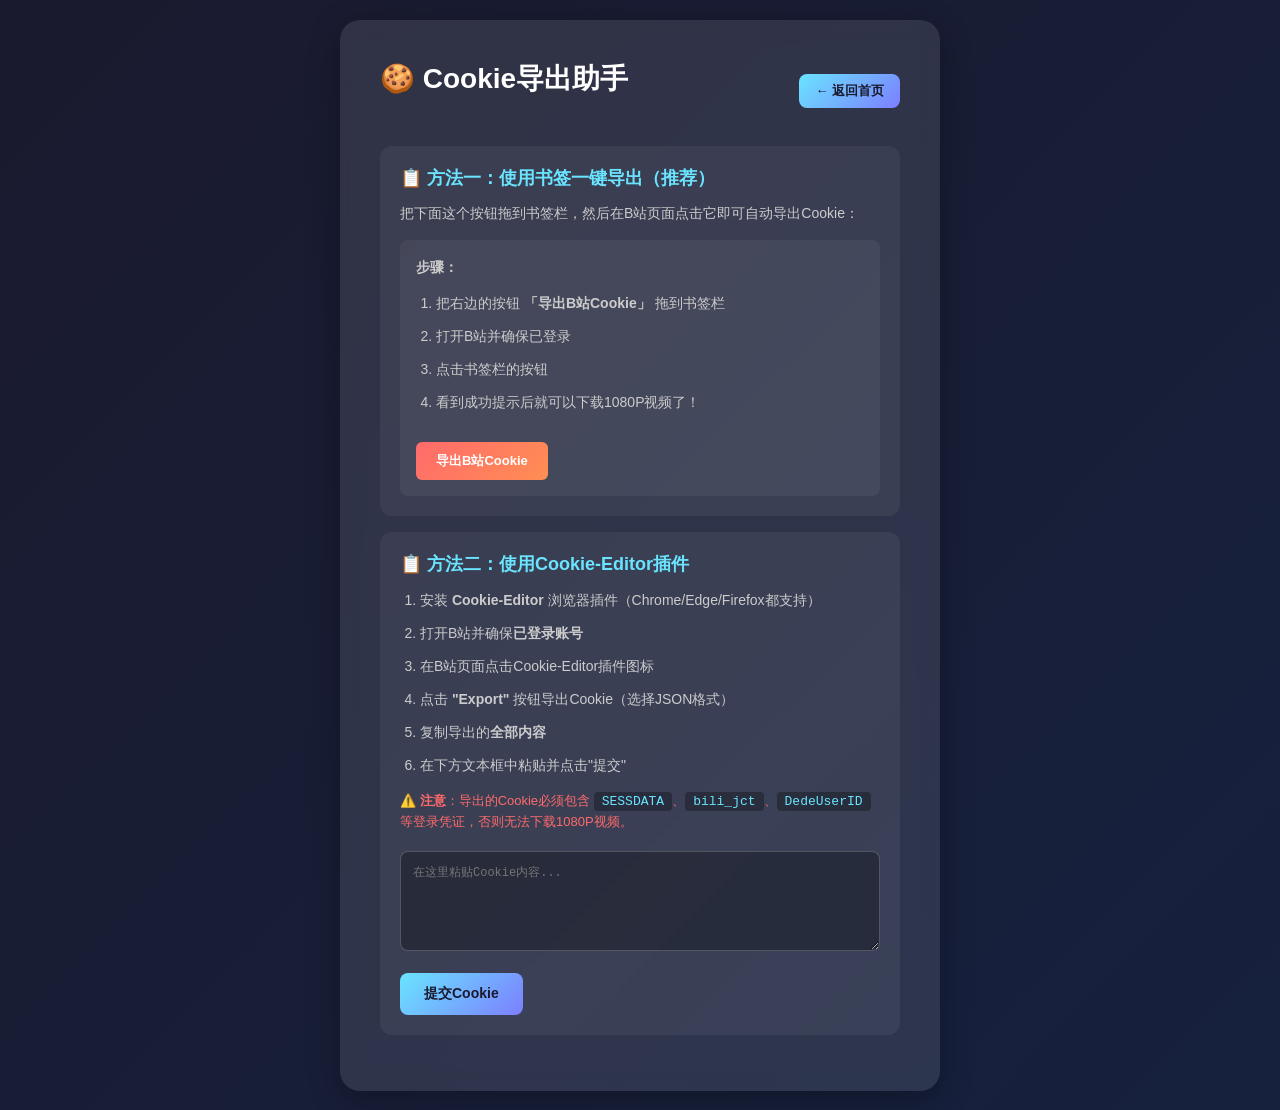
<file: frontend/cookie-helper.html>
<!doctype html>
<html lang="zh-CN">
<head>
  <meta charset="UTF-8" />
  <meta name="viewport" content="width=device-width, initial-scale=1.0" />
  <title>Cookie导出助手</title>
  <style>
    * {
      margin: 0;
      padding: 0;
      box-sizing: border-box;
    }
    body {
      font-family: -apple-system, BlinkMacSystemFont, "Segoe UI", Roboto, "Helvetica Neue", Arial, sans-serif;
      background: linear-gradient(135deg, #1a1a2e 0%, #16213e 100%);
      min-height: 100vh;
      display: grid;
      place-items: center;
      color: #fff;
      padding: 20px;
    }
    .container {
      background: rgba(255, 255, 255, 0.1);
      backdrop-filter: blur(10px);
      border-radius: 20px;
      padding: 40px;
      max-width: 600px;
      width: 100%;
      box-shadow: 0 8px 32px rgba(0, 0, 0, 0.3);
    }
    h1 {
      font-size: 28px;
      margin-bottom: 24px;
      text-align: center;
    }
    .step {
      background: rgba(255, 255, 255, 0.05);
      border-radius: 12px;
      padding: 20px;
      margin-bottom: 16px;
    }
    .step h2 {
      font-size: 18px;
      color: #6ae4ff;
      margin-bottom: 12px;
      display: flex;
      align-items: center;
      gap: 8px;
    }
    .step p {
      color: #ccc;
      line-height: 1.6;
      font-size: 14px;
    }
    .step ol {
      color: #ccc;
      line-height: 1.8;
      font-size: 14px;
      padding-left: 20px;
    }
    .step li {
      margin-bottom: 8px;
    }
    code {
      background: rgba(0, 0, 0, 0.3);
      padding: 2px 8px;
      border-radius: 4px;
      font-family: "Consolas", "Monaco", monospace;
      font-size: 13px;
      color: #6ae4ff;
    }
    .btn {
      display: inline-block;
      background: linear-gradient(135deg, #6ae4ff 0%, #7c7fff 100%);
      color: #1a1a2e;
      padding: 12px 24px;
      border-radius: 8px;
      text-decoration: none;
      font-weight: 600;
      font-size: 14px;
      cursor: pointer;
      border: none;
      transition: transform 0.2s, box-shadow 0.2s;
    }
    .btn:hover {
      transform: translateY(-2px);
      box-shadow: 0 4px 16px rgba(106, 228, 255, 0.4);
    }
    .status {
      margin-top: 20px;
      padding: 16px;
      border-radius: 8px;
      text-align: center;
      font-size: 14px;
      display: none;
    }
    .status.loading {
      background: rgba(106, 228, 255, 0.1);
      border: 1px solid rgba(106, 228, 255, 0.3);
      color: #6ae4ff;
    }
    .status.success {
      background: rgba(76, 175, 80, 0.1);
      border: 1px solid rgba(76, 175, 80, 0.3);
      color: #4caf50;
    }
    .status.error {
      background: rgba(244, 67, 54, 0.1);
      border: 1px solid rgba(244, 67, 54, 0.3);
      color: #f44336;
    }
    .bookmarklet {
      background: rgba(255, 255, 255, 0.05);
      border-radius: 8px;
      padding: 16px;
      margin-top: 16px;
    }
    .bookmarklet p {
      margin-bottom: 12px;
      color: #ccc;
      font-size: 14px;
    }
    .bookmarklet a {
      display: inline-block;
      background: linear-gradient(135deg, #ff6b6b 0%, #ff8e53 100%);
      color: #fff;
      padding: 10px 20px;
      border-radius: 6px;
      text-decoration: none;
      font-weight: 600;
      font-size: 13px;
    }
    .bookmarklet a:hover {
      transform: translateY(-1px);
      box-shadow: 0 4px 12px rgba(255, 107, 107, 0.4);
    }
  </style>
</head>
<body>
  <div class="container">
    <div style="display: flex; justify-content: space-between; align-items: center; margin-bottom: 24px;">
      <h1>🍪 Cookie导出助手</h1>
      <button onclick="location.href='/'" class="btn btn-back" style="padding: 8px 16px; font-size: 13px;">← 返回首页</button>
    </div>

    <div class="step">
      <h2>📋 方法一：使用书签一键导出（推荐）</h2>
      <p>把下面这个按钮拖到书签栏，然后在B站页面点击它即可自动导出Cookie：</p>
      <div class="bookmarklet">
        <p><strong>步骤：</strong></p>
        <ol>
          <li>把右边的按钮 <strong>「导出B站Cookie」</strong> 拖到书签栏</li>
          <li>打开B站并确保已登录</li>
          <li>点击书签栏的按钮</li>
          <li>看到成功提示后就可以下载1080P视频了！</li>
        </ol>
        <br>
        <a href="javascript:(function(){var cookies=document.cookie;if(!cookies.includes('bilibili')){alert('请先打开B站网站并登录！');return;}var xhr=new XMLHttpRequest();xhr.open('POST','http://127.0.0.1:8000/api/cookies/upload',true);xhr.setRequestHeader('Content-Type','application/json');xhr.onload=function(){var res=JSON.parse(xhr.responseText);alert(res.ok?'✅ '+res.message:'❌ '+res.message);};xhr.onerror=function(){alert('❌ 无法连接到服务器，请确保视频下载器已启动！');};xhr.send(JSON.stringify({cookies:document.cookie}));})();">导出B站Cookie</a>
      </div>
    </div>

    <div class="step">
      <h2>📋 方法二：使用Cookie-Editor插件</h2>
      <ol>
        <li>安装 <strong>Cookie-Editor</strong> 浏览器插件（Chrome/Edge/Firefox都支持）</li>
        <li>打开B站并确保<strong>已登录账号</strong></li>
        <li>在B站页面点击Cookie-Editor插件图标</li>
        <li>点击 <strong>"Export"</strong> 按钮导出Cookie（选择JSON格式）</li>
        <li>复制导出的<strong>全部内容</strong></li>
        <li>在下方文本框中粘贴并点击"提交"</li>
      </ol>
      <p style="color:#ff6b6b;margin-top:12px;font-size:13px;">
        ⚠️ <strong>注意</strong>：导出的Cookie必须包含 <code>SESSDATA</code>、<code>bili_jct</code>、<code>DedeUserID</code> 等登录凭证，否则无法下载1080P视频。
      </p>
      <br>
      <textarea id="cookieInput" placeholder="在这里粘贴Cookie内容..." style="width:100%;height:100px;padding:12px;border-radius:8px;border:1px solid rgba(255,255,255,0.2);background:rgba(0,0,0,0.3);color:#fff;font-family:Consolas,monospace;font-size:12px;resize:vertical;"></textarea>
      <br><br>
      <button class="btn" onclick="submitCookies()">提交Cookie</button>
    </div>

    <div id="status" class="status"></div>
  </div>

  <script>
    function submitCookies() {
      const cookieInput = document.getElementById('cookieInput');
      const status = document.getElementById('status');
      const cookies = cookieInput.value.trim();

      if (!cookies) {
        status.className = 'status error';
        status.textContent = '请先粘贴Cookie内容！';
        status.style.display = 'block';
        return;
      }

      status.className = 'status loading';
      status.textContent = '正在提交...';
      status.style.display = 'block';

      fetch('http://127.0.0.1:8000/api/cookies/upload', {
        method: 'POST',
        headers: { 'Content-Type': 'application/json' },
        body: JSON.stringify({ cookies: cookies })
      })
      .then(res => res.json())
      .then(data => {
        if (data.ok) {
          status.className = 'status success';
          status.textContent = '✅ ' + data.message;
          cookieInput.value = '';
        } else {
          status.className = 'status error';
          status.textContent = '❌ ' + data.message;
        }
      })
      .catch(err => {
        status.className = 'status error';
        status.textContent = '❌ 无法连接到服务器，请确保视频下载器已启动！';
      });
    }
  </script>
</body>
</html>
</file>
